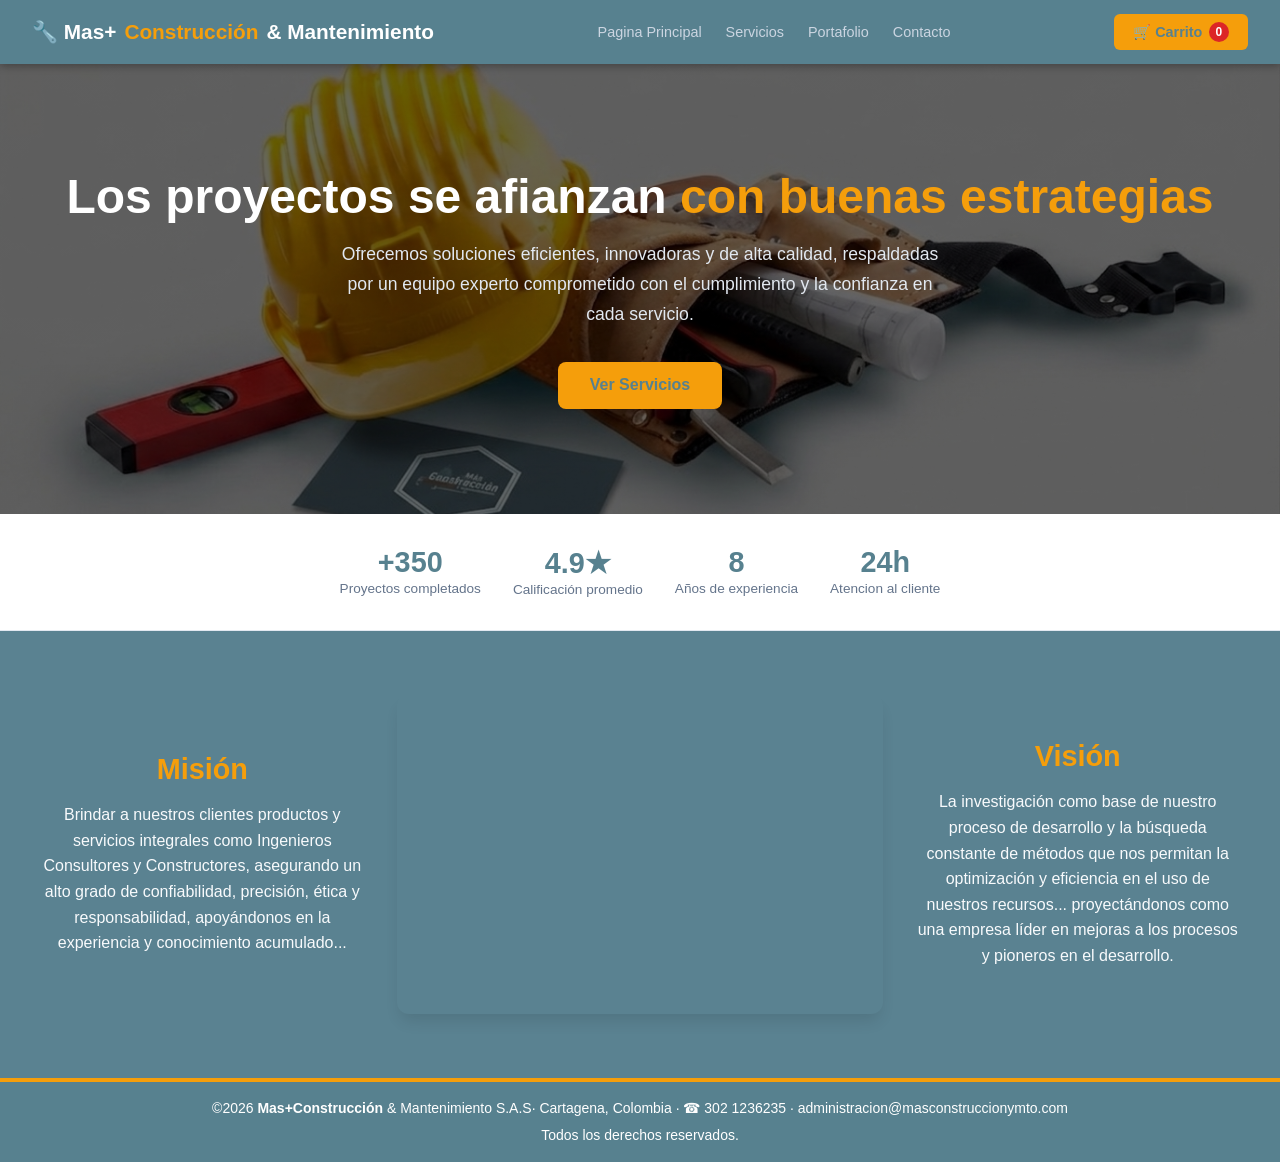
<file: index.html>
<!DOCTYPE html>
<html lang="es">
<head>
    <meta charset="UTF-8">
    <meta name="viewport" content="width=device-width, initial-scale=1.0">
    <title>MasConstruccionyMto</title>
    <link rel="icon" href="img/logo.ico"> <!--icono en la pagina-->
    <link rel="stylesheet" href="css/inicio.css">
    <link rel="stylesheet" href="css/carrito.css">

</head>
<body>
    <!--Creacion de Menu-->
    <nav>
        <div class="logo">🔧 Mas+<span>Construcción</span> & Mantenimiento</div>
        <ul>
            <li><a href="index.html">Pagina Principal</a></li>
            <li><a href="Servicios.html">Servicios</a></li>
            <li><a href="Portafolio.html">Portafolio</a></li>
            <li><a href="Contacto.html">Contacto</a></li>
        </ul>
        <button class="nav-cart" onclick="openCart()">
            🛒 Carrito <span class="cart-badge" id="cartBadge">0</span>
        </button>
    </nav>
    <!-- HERO -->
    <section class="hero">
        <h1>Los proyectos se afianzan <span>con buenas estrategias</span></h1>
        <p>Ofrecemos soluciones eficientes, innovadoras y de alta calidad, respaldadas por un equipo experto comprometido con el cumplimiento y la confianza en cada servicio.</p>
        <div class="hero-btns">
            <button class="btn-pri" onclick="window.location.href='servicios.html'">Ver Servicios</button>
        </div>
    </section>
    <!-- STATS -->
    <div class="stats">
        <div class="stat"><strong>+350</strong><span>Proyectos completados</span></div>
        <div class="stat"><strong>4.9★</strong><span>Calificación promedio</span></div>
        <div class="stat"><strong>8</strong><span>Años de experiencia</span></div>
        <div class="stat"><strong>24h</strong><span>Atencion al cliente</span></div>
    </div>
    <!-- TRES CUADROS -->
    <section class="corporate-section">
        <div class="corporate-grid"> 
            <article class="corp-card">
                <h3>Misión</h3>
                <p>Brindar a nuestros clientes productos y servicios integrales como Ingenieros Consultores y Constructores, asegurando un alto grado de confiabilidad, precisión, ética y responsabilidad, apoyándonos en la experiencia y conocimiento acumulado...</p>
            </article>
            <div class="corp-video">
                <iframe 
                width="100%" 
                height="315" 
                src="https://www.youtube.com/embed/aHwtg07y1O8" 
                title="Video Corporativo Mas+Construcción" 
                frameborder="0" 
                allow="accelerometer; autoplay; clipboard-write; encrypted-media; gyroscope; picture-in-picture" 
                allowfullscreen>
            </iframe>
        </div>
        <article class="corp-card">
            <h3>Visión</h3>
            <p>La investigación como base de nuestro proceso de desarrollo y la búsqueda constante de métodos que nos permitan la optimización y eficiencia en el uso de nuestros recursos... proyectándonos como una empresa líder en mejoras a los procesos y pioneros en el desarrollo.</p>
        </article>
    </section>
    
    <!-- CART MODAL -->
    <div id="cartSidebar" class="cart-sidebar">
        <div class="cart-header">
            <h3>Mi Solicitud 🛒</h3>
            <button class="close-cart" onclick="closeCart()">&times;</button>
        </div>
        <div id="cartItems" class="cart-items"></div>
        <div class="cart-footer">
            <div class="cart-total-line">
                <span>Total de Servicios:</span><strong id="cartTotal">0</strong>
            </div>
            <div class="divider"></div>
            <button class="btn-send" onclick="sendSolicitud()">Enviar Solicitud</button>
        </div>
    </div>

    <form id="cartForm" action="https://formspree.io/f/maqkgell" method="POST" style="display:none;">
        <input type="hidden" name="Detalle_de_Servicios" id="cartDataInput">
        <input type="hidden" name="Total_Estimado" id="totalDataInput">
    </form>

    <footer>
        <p>&copy;2026 <strong>Mas+Construcción</strong> & Mantenimiento S.A.S· Cartagena, Colombia · ☎ 302 1236235 · administracion@masconstruccionymto.com</p>
        <p> Todos los derechos reservados.</p>
    </footer>
    
    <!--Se crea un enlance para separ el JS de html para que sea mas organizado-->
    <script src="js/carrito.js"></script>
    <script src="js/servicios.js"></script>
    
</body>
</html>
</file>
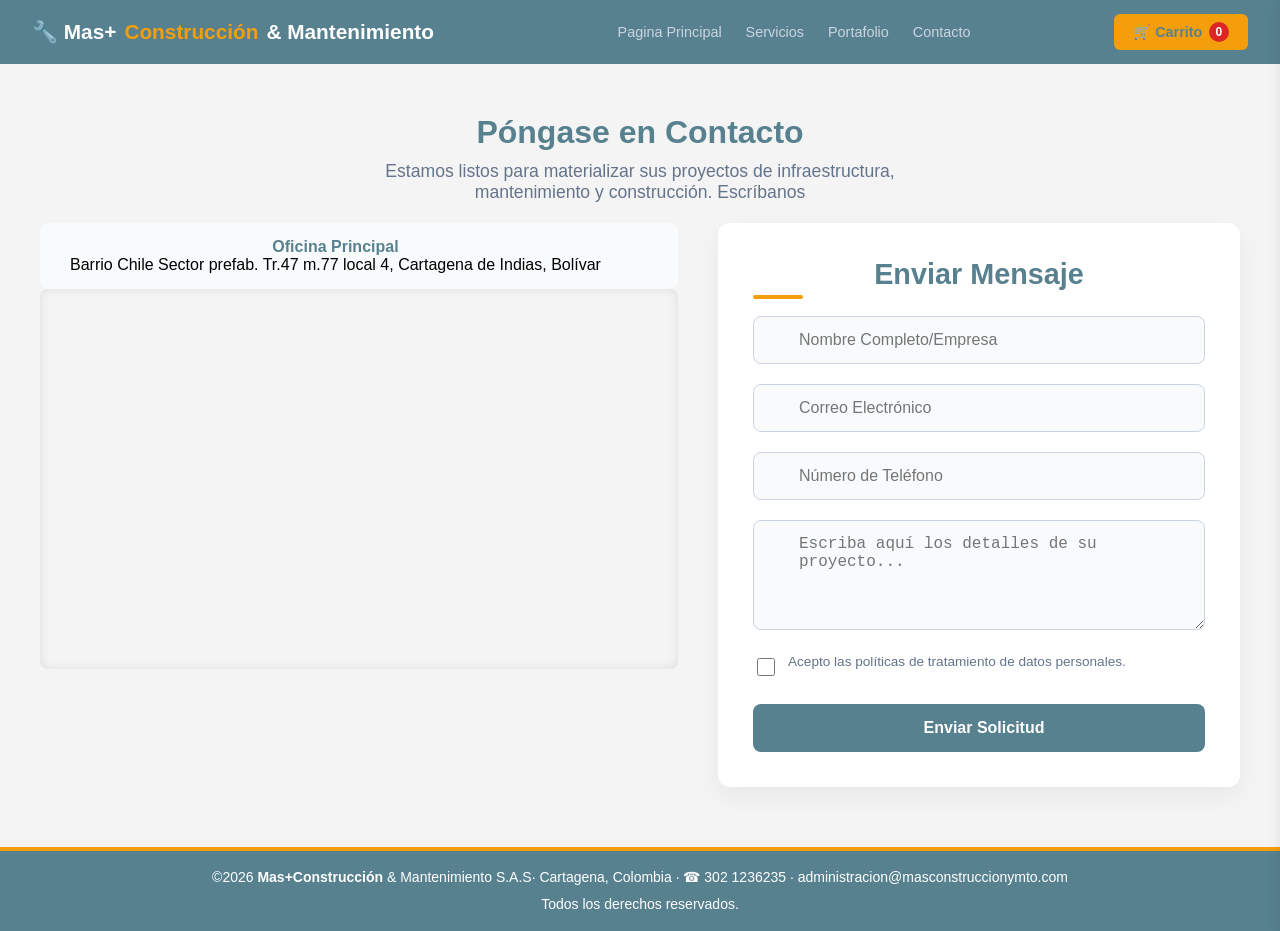
<file: Contacto.html>
<!DOCTYPE html>
<html lang="es">
<head>
    <meta charset="UTF-8">
    <meta name="viewport" content="width=device-width, initial-scale=1.0">
    <title>MasConstruccionyMto</title>
    <link rel="icon" href="img/logo.ico"> <!--icono en la pagina-->
    <link rel="stylesheet" href="css/contacto.css">
    <link rel="stylesheet" href="css/carrito.css">

</head>
<body>
    <!--Creacion de Menu-->
     <nav>
        <div class="logo">🔧 Mas+<span>Construcción</span> & Mantenimiento</div>
        <ul>
            <li><a href="index.html">Pagina Principal</a></li>
            <li><a href="Servicios.html">Servicios</a></li>
            <li><a href="Portafolio.html">Portafolio</a></li>
            <li><a href="Contacto.html">Contacto</a></li>
        </ul>
        <button class="nav-cart" onclick="openCart()">
            🛒 Carrito <span class="cart-badge" id="cartBadge">0</span>
        </button>
    </nav>

    <!-- Encabezado de la página -->
    <header class="section-header">
        <h1>Póngase en Contacto</h1>
        <p>Estamos listos para materializar sus proyectos de infraestructura, mantenimiento y construcción. Escríbanos</p>
    </header>

    <!-- Contenedor del Mapa y Formulario -->
    <main class="contact-container">

    <section class="map-card">
        <div class="location-info">
            <i class="fa-solid fa-map-pin"></i>
            <div>
                <p><strong>Oficina Principal</strong></p>
                <span>Barrio Chile Sector prefab. Tr.47 m.77 local 4, Cartagena de Indias, Bolívar</span>
            </div>
        </div>
        
        <div class="iframe-container">
            <iframe 
                loading="lazy" 
                src="https://www.google.com/maps/embed?pb=!1m18!1m12!1m3!1d3924.341341032712!2d-75.5132575!3d10.3944405!2m3!1f0!2f0!3f0!3m2!1i1024!2i768!4f13.1!3m3!1m2!1s0x8ef6252877241fe5%3A0xb68117b2d17d2da3!2sMas%2BConstrucci%C3%B3n%20%26%20Mantenimiento%20S.A.S!5e0!3m2!1ses-419!2sco!4v1780194840075!5m2!1ses-419!2sco"
                title="Sede Cartagena" 
                allowfullscreen>
            </iframe>
        </div>
    </section>

    <section class="form-card">
        <h2>Enviar Mensaje</h2>
        
        <form id="contactForm" action="https://formspree.io/f/mqejobjn" method="POST">
            <div class="input-group">
                <i class="fa-solid fa-user"></i>
                <input type="text" name="nombre" id="nombre" required placeholder="Nombre Completo/Empresa">
            </div>
            
            <div class="input-group">
                <i class="fa-solid fa-envelope"></i>
                <input type="email" name="email" id="email" required placeholder="Correo Electrónico">
            </div>
            
            <div class="input-group">
                <i class="fa-solid fa-phone"></i>
                <input type="tel" name="telefono" id="telefono" required placeholder="Número de Teléfono">
            </div>
            
            <div class="input-group">
                <i class="fa-solid fa-comment-dots"></i>
                <textarea name="mensaje" id="mensaje" required placeholder="Escriba aquí los detalles de su proyecto..."></textarea>
            </div>

            <div class="acceptance-container">
                <input type="checkbox" id="politicas" name="politicas" required>
                <label for="politicas">Acepto las políticas de tratamiento de datos personales.</label>
            </div>

            <button type="submit" class="btn-submit">
                <i class="fa-solid fa-paper-plane"></i> Enviar Solicitud
            </button>
        </form>
    </section>
    </main>


    <div id="cartSidebar" class="cart-sidebar">
        <div class="cart-header">
            <h3>Mi Solicitud 🛒</h3>
            <button class="close-cart" onclick="closeCart()">&times;</button>
        </div>
        <div id="cartItems" class="cart-items"></div>
        <div class="cart-footer">
            <div class="cart-total-line">
                <span>Total de Servicios:</span><strong id="cartTotal">0</strong>
            </div>
            <div class="divider"></div>
            <button class="btn-send" onclick="sendSolicitud()">Enviar Solicitud</button>
        </div>
    </div>


    <form id="cartForm" action="https://formspree.io/f/maqkgell" method="POST" style="display:none;">
        <input type="hidden" name="Detalle_de_Servicios" id="cartDataInput">
        <input type="hidden" name="Total_Estimado" id="totalDataInput">
    </form>

    
    <footer>
        <p>&copy;2026 <strong>Mas+Construcción</strong> & Mantenimiento S.A.S· Cartagena, Colombia · ☎ 302 1236235 · administracion@masconstruccionymto.com</p>
        <p> Todos los derechos reservados.</p>

    <!--Se crea un enlance para separ el JS de html para que sea mas organizado-->
    <script src="js/info.js"></script> 
    <script src="js/carrito.js"></script>
    
</body>
</html>
</file>
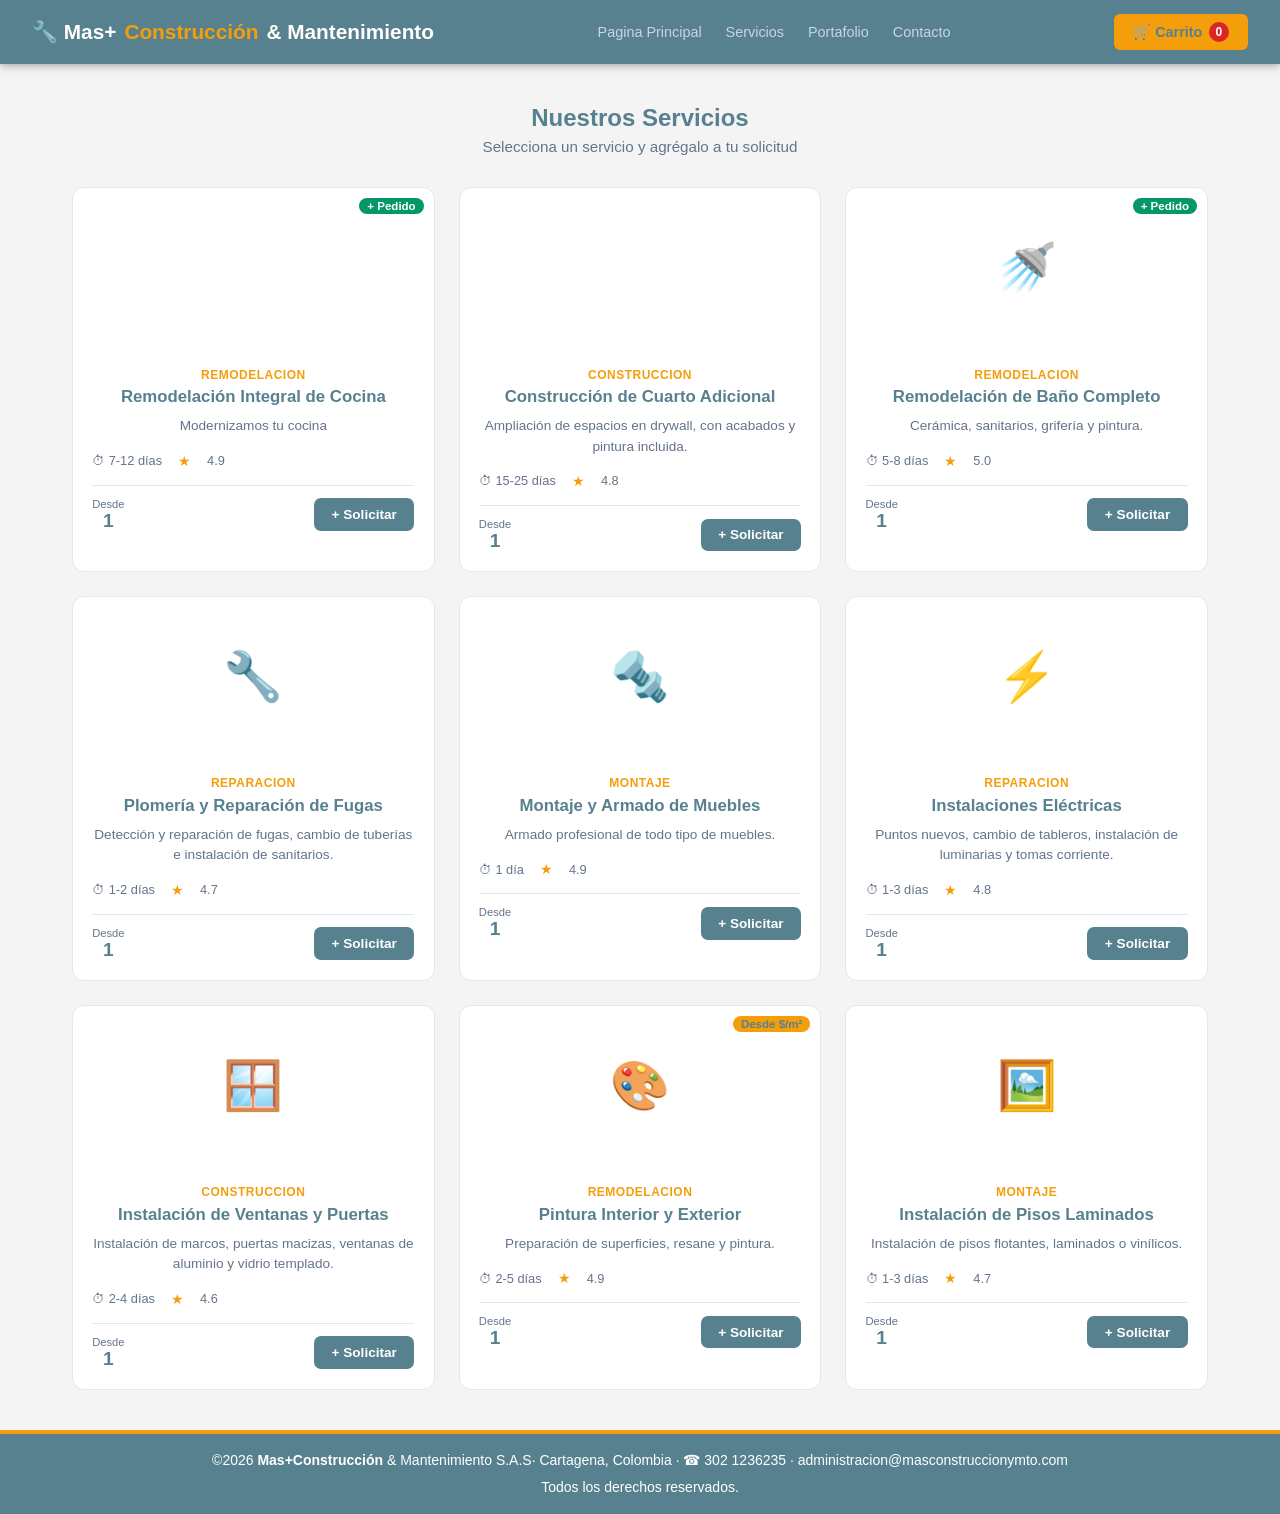
<file: Servicios.html>
<!DOCTYPE html>
<html lang="es">
<head>
    <meta charset="UTF-8">
    <meta name="viewport" content="width=device-width, initial-scale=1.0">
    <title>MasConstruccionyMto</title>
    <link rel="icon" href="img/logo.ico"> <!--icono en la pagina-->
    <link rel="stylesheet" href="css/inicio.css">
    <link rel="stylesheet" href="css/carrito.css">

</head>
<body>
    <!--Creacion de Menu-->
     <nav>
        <div class="logo">🔧 Mas+<span>Construcción</span> & Mantenimiento</div>
        <ul>
            <li><a href="index.html">Pagina Principal</a></li>
            <li><a href="Servicios.html">Servicios</a></li>
            <li><a href="Portafolio.html">Portafolio</a></li>
            <li><a href="Contacto.html">Contacto</a></li>
        </ul>
        <button class="nav-cart" onclick="openCart()">
            🛒 Carrito <span class="cart-badge" id="cartBadge">0</span>
        </button>
    </nav>
    
    <!-- CATALOG --> 
    <section class="catalog-section">
        <h2>Nuestros Servicios</h2>
        <p class="subtitle">Selecciona un servicio y agrégalo a tu solicitud</p>
        <div class="cards-grid" id="cardsGrid">
            <div class="card" data-id="1">
                <div class="card-img" >
                    <span class="card-badge popular">+ Pedido</span>
                </div>
                <div class="card-body">
                    <div class="card-cat">REMODELACION</div>
                    <div class="card-name">Remodelación Integral de Cocina</div>
                    <div class="card-desc">Modernizamos tu cocina </div>
                    <div class="card-meta">
                        <span>⏱ 7-12 días</span>
                        <span class="stars">★</span><span>4.9</span>
                    </div>
                    <div class="card-footer">
                        <div>
                            <span class="price-from">Desde</span>
                            <span class="price">1</span>
                        </div>
                        <button class="btn-add " onclick="addToCart(1)"> + Solicitar </button>
                    </div>
                </div>
            </div>
            <div class="card" data-id="2">
                <div class="card-img" > </div>
                <div class="card-body">
                    <div class="card-cat">CONSTRUCCION</div>
                    <div class="card-name">Construcción de Cuarto Adicional</div>
                    <div class="card-desc">Ampliación de espacios en drywall, con acabados y pintura incluida.</div>
                    <div class="card-meta">
                        <span>⏱ 15-25 días</span>
                        <span class="stars">★</span><span>4.8</span>
                    </div>
                    <div class="card-footer">
                        <div>
                            <span class="price-from">Desde</span>
                            <span class="price">1</span>
                        </div>
                        <button class="btn-add " onclick="addToCart(2)"> + Solicitar </button>
                    </div>
                </div>
            </div>
            <div class="card" data-id="3">
                <div class="card-img" >
                    <span style="font-size:3rem">🚿</span>
                    <span class="card-badge popular">+ Pedido</span>
                </div>
                <div class="card-body">
                    <div class="card-cat">REMODELACION</div>
                    <div class="card-name">Remodelación de Baño Completo</div>
                    <div class="card-desc">Cerámica, sanitarios, grifería y pintura.</div>
                    <div class="card-meta">
                        <span>⏱ 5-8 días</span>
                        <span class="stars">★</span><span>5.0</span>
                    </div>
                    <div class="card-footer">
                        <div>
                            <span class="price-from">Desde</span>
                            <span class="price">1</span>
                        </div>
                        <button class="btn-add " onclick="addToCart(3)"> + Solicitar </button>
                    </div>
                </div>
            </div>
            <div class="card" data-id="4">
                <div class="card-img" >
                    <span style="font-size:3rem">🔧</span>
                </div>
                <div class="card-body">
                    <div class="card-cat">REPARACION</div>
                    <div class="card-name">Plomería y Reparación de Fugas</div>
                    <div class="card-desc">Detección y reparación de fugas, cambio de tuberías e instalación de sanitarios.</div>
                    <div class="card-meta">
                        <span>⏱ 1-2 días</span>
                        <span class="stars">★</span><span>4.7</span>
                    </div>
                    <div class="card-footer">
                        <div>
                            <span class="price-from">Desde</span>
                            <span class="price">1</span>
                        </div>
                        <button class="btn-add " onclick="addToCart(4)"> + Solicitar </button>
                    </div>
                </div>
            </div>
            <div class="card" data-id="5">
                <div class="card-img">
                    <span style="font-size:3rem">🔩</span>
                </div>
                <div class="card-body">
                    <div class="card-cat">MONTAJE</div>
                    <div class="card-name">Montaje y Armado de Muebles</div>
                    <div class="card-desc">Armado profesional de todo tipo de muebles.</div>
                    <div class="card-meta">
                        <span>⏱ 1 día</span>
                        <span class="stars">★</span><span>4.9</span>
                    </div>
                    <div class="card-footer">
                        <div>
                            <span class="price-from">Desde</span>
                            <span class="price">1</span>
                        </div>
                        <button class="btn-add " onclick="addToCart(5)"> + Solicitar </button>
                    </div>
                </div>
            </div>
            <div class="card" data-id="6">
                <div class="card-img">
                    <span style="font-size:3rem">⚡</span>
                </div>
                <div class="card-body">
                    <div class="card-cat">REPARACION</div>
                    <div class="card-name">Instalaciones Eléctricas</div>
                    <div class="card-desc">Puntos nuevos, cambio de tableros, instalación de luminarias y tomas corriente.</div>
                    <div class="card-meta">
                        <span>⏱ 1-3 días</span>
                        <span class="stars">★</span><span>4.8</span>
                    </div>
                    <div class="card-footer">
                        <div>
                            <span class="price-from">Desde</span>
                            <span class="price">1</span>
                        </div>
                        <button class="btn-add " onclick="addToCart(6)"> + Solicitar </button>
                    </div>
                </div>
            </div>
            <div class="card" data-id="7">
                <div class="card-img">
                    <span style="font-size:3rem">🪟</span>
                </div>
                <div class="card-body">
                    <div class="card-cat">CONSTRUCCION</div>
                    <div class="card-name">Instalación de Ventanas y Puertas</div>
                    <div class="card-desc">Instalación de marcos, puertas macizas, ventanas de aluminio y vidrio templado.</div>
                    <div class="card-meta">
                        <span>⏱ 2-4 días</span>
                        <span class="stars">★</span><span>4.6</span>
                    </div>
                    <div class="card-footer">
                        <div>
                            <span class="price-from">Desde</span>
                            <span class="price">1</span>
                        </div>
                        <button class="btn-add " onclick="addToCart(7)"> + Solicitar </button>
                    </div>
                </div>
            </div>
            <div class="card" data-id="8">
                <div class="card-img">
                    <span style="font-size:3rem">🎨</span>
                    <span class="card-badge ">Desde $/m²</span>
                </div>
                <div class="card-body">
                    <div class="card-cat">REMODELACION</div>
                    <div class="card-name">Pintura Interior y Exterior</div>
                    <div class="card-desc">Preparación de superficies, resane y pintura.</div>
                    <div class="card-meta">
                        <span>⏱ 2-5 días</span>
                        <span class="stars">★</span><span>4.9</span>
                    </div>
                    <div class="card-footer">
                        <div>
                            <span class="price-from">Desde</span>
                            <span class="price">1</span>
                        </div>
                        <button class="btn-add " onclick="addToCart(8)"> + Solicitar </button>
                    </div>
                </div>
            </div>
            <div class="card" data-id="9">
                <div class="card-img">
                    <span style="font-size:3rem">🖼️</span>
                </div>
                <div class="card-body">
                    <div class="card-cat">MONTAJE</div>
                    <div class="card-name">Instalación de Pisos Laminados</div>
                    <div class="card-desc">Instalación de pisos flotantes, laminados o vinílicos.</div>
                    <div class="card-meta">
                        <span>⏱ 1-3 días</span>
                        <span class="stars">★</span><span>4.7</span>
                    </div>
                    <div class="card-footer">
                        <div>
                            <span class="price-from">Desde</span>
                            <span class="price">1</span>
                        </div>
                        <button class="btn-add " onclick="addToCart(9)"> + Solicitar </button>
                    </div>
                </div>
            </div>
        </div>
    </section>
    <div id="cartSidebar" class="cart-sidebar">
        <div class="cart-header">
            <h3>Mi Solicitud 🛒</h3>
            <button class="close-cart" onclick="closeCart()">&times;</button>
        </div>
        <div id="cartItems" class="cart-items"></div>
        <div class="cart-footer">
            <div class="cart-total-line">
                <span>Total de Servicios:</span><strong id="cartTotal">0</strong>
            </div>
            <div class="divider"></div>
            <button class="btn-send" onclick="sendSolicitud()">Enviar Solicitud</button>
        </div>
    </div>

    <form id="cartForm" action="https://formspree.io/f/maqkgell" method="POST" style="display:none;">
        <input type="hidden" name="Detalle_de_Servicios" id="cartDataInput">
        <input type="hidden" name="Total_Estimado" id="totalDataInput">
    </form>
    
    <footer>
        <p>&copy;2026 <strong>Mas+Construcción</strong> & Mantenimiento S.A.S· Cartagena, Colombia · ☎ 302 1236235 · administracion@masconstruccionymto.com</p>
        <p> Todos los derechos reservados.</p>

    <!--Se crea un enlance para separ el JS de html para que sea mas organizado-->
    <script src="js/carrito.js"></script>
    <script src="js/servicios.js"></script>
    
</body>
</html>
</file>
<file: css/inicio.css>
/* VARIABLES */
:root {
  --pri: #57818F;
  --acc: #f59e0b;
  --light: #f8fafc;
  --gray: #64748b;
  --border: #e2e8f0;
  --white: #ffffff;
  --green: #059669;
  --red: #dc2626;
}

/* RESET */
* {
  margin: 0;
  padding: 0;
  box-sizing: border-box;
}

body {
    margin: 0;
    padding: 0;
    font-family: Arial, Helvetica, sans-serif;
    background-color: #f4f4f4;
    text-align: center;
}

/* NAV */
nav {
  display: flex;
  align-items: center;
  justify-content: space-between;

  height: 64px;
  padding: 0 2rem;

  position: sticky;
  top: 0;
  z-index: 100;

  background: #57818F;
  box-shadow: 0 2px 8px rgba(0, 0, 0, 0.3);
}

.logo {
  display: flex;
  align-items: center;
  gap: 0.5rem;

  color: #ffffff;
  font-size: 1.3rem;
  font-weight: 700;
}

.logo span {
  color: #f59e0b;
}

nav ul {
  display: flex;
  gap: 1.5rem;
  list-style: none;
}

nav a {
  text-decoration: none;
  font-size: 0.9rem;
  color: #cbd5e1;
  transition: color 0.2s;
}

nav a:hover {
  color: #f59e0b;
}

/* BOTÓN CARRITO */
.nav-cart {
  display: flex;
  align-items: center;
  gap: 0.4rem;

  padding: 0.5rem 1.2rem;

  border: none;
  border-radius: 6px;

  font-size: 0.9rem;
  font-weight: 700;

  background: #f59e0b;
  color:#57818F;

  cursor: pointer;
  transition: opacity 0.2s;
}

.nav-cart:hover {
  opacity: 0.9;
}

.cart-badge {
  display: inline-flex;
  align-items: center;
  justify-content: center;

  width: 20px;
  height: 20px;

  border-radius: 50%;

  background: var(--red);
  color: var(--white);

  font-size: 0.75rem;
  font-weight: 700;
}

/* HERO */
.hero {
  padding: 5rem 2rem;
  text-align: center;
  color: var(--white);
  /* Configuración de fondo: Gradiente oscuro + Imagen */
  background: linear-gradient(135deg, rgba(0, 0, 0, 0.6) 0%, rgba(0, 0, 0, 0.6) 100%), 
              url('/img/Iniciomas.png');
  background-size: cover;
  background-position: center;
  background-repeat: no-repeat;
  min-height: 50vh; /* Ajusta la altura mínima según necesites */
  display: flex;
  flex-direction: column;
  justify-content: center;
  align-items: center;
}

.hero h1 {
  font-size: clamp(1.8rem, 4vw, 3rem);
  font-weight: 800;
  margin-bottom: 1rem;
}

.hero h1 span {
  color: var(--acc);
}

.hero p {
  max-width: 600px;
  margin: 0 auto 2rem;
  font-size: 1.1rem;
  line-height: 1.7;
  color: #e2e8f0;
}

.hero-btns {
  display: flex;
  justify-content: center;
  gap: 1rem;
  flex-wrap: wrap;
}

/* BOTONES */
.btn-pri {
  padding: 0.9rem 2rem;

  border: none;
  border-radius: 8px;

  font-size: 1rem;
  font-weight: 700;

  background: var(--acc);
  color: var(--pri);

  cursor: pointer;
  transition: transform 0.15s;
}

.btn-pri:hover {
  transform: translateY(-2px);
}

.btn-sec {
  padding: 0.9rem 2rem;

  border: 2px solid rgba(255, 255, 255, 0.4);
  border-radius: 8px;

  font-size: 1rem;
  font-weight: 600;

  background: transparent;
  color: var(--white);

  cursor: pointer;
  transition: border-color 0.2s;
}

.btn-sec:hover {
  border-color: var(--white);
}

/* STATS */
.stats {
  display: flex;
  justify-content: center;
  gap: 2rem;
  flex-wrap: wrap;

  padding: 2rem;

  background: var(--white);
  border-bottom: 1px solid var(--border);
}

.stat {
  text-align: center;
}

.stat strong {
  display: block;
  font-size: 1.8rem;
  font-weight: 800;
  color: var(--pri);
}

.stat span {
  font-size: 0.85rem;
  color: var(--gray);
}


/* CATALOG */
  .catalog-section { padding: 2.5rem 2rem; max-width: 1200px; margin: 0 auto; }
  .catalog-section h2 { font-size: 1.5rem; color: var(--pri); margin-bottom: 0.4rem; }
  .catalog-section .subtitle { color: var(--gray); margin-bottom: 2rem; font-size: 0.95rem; }
  .cards-grid { display: grid; grid-template-columns: repeat(auto-fill, minmax(280px, 1fr)); gap: 1.5rem; }

/* SERVICE CARD */
  .card { background: white; border-radius: 12px; border: 1px solid var(--border); overflow: hidden; transition: box-shadow .2s, transform .2s; }
  .card:hover { box-shadow: 0 8px 24px rgba(0,0,0,.1); transform: translateY(-3px); }
  .card-img { height: 160px; display: flex; align-items: center; justify-content: center; font-size: 3.5rem; position: relative; }
  .card-badge { position: absolute; top: 10px; right: 10px; background: var(--acc); color: var(--pri); font-size: 0.72rem; font-weight: 700; padding: 2px 8px; border-radius: 12px; }
  .card-badge.popular { background: var(--green); color: white; }
  .card-body { padding: 1.2rem; }
  .card-cat { font-size: 0.75rem; color: var(--acc); font-weight: 700; text-transform: uppercase; letter-spacing: .5px; margin-bottom: 0.3rem; }
  .card-name { font-size: 1.05rem; font-weight: 700; color: var(--pri); margin-bottom: 0.5rem; line-height: 1.3; }
  .card-desc { font-size: 0.85rem; color: var(--gray); line-height: 1.5; margin-bottom: 1rem; }
  .card-meta { display: flex; gap: 1rem; margin-bottom: 1rem; font-size: 0.8rem; color: var(--gray); }
  .card-meta span { display: flex; align-items: center; gap: 0.25rem; }
  .card-footer { display: flex; align-items: center; justify-content: space-between; padding-top: 0.75rem; border-top: 1px solid var(--border); }
  .price-from { font-size: 0.7rem; color: var(--gray); display: block; }
  .price { font-size: 1.2rem; font-weight: 800; color: var(--pri); }
  .btn-add { background: var(--pri); color: white; border: none; padding: 0.55rem 1.1rem; border-radius: 7px; cursor: pointer; font-size: 0.85rem; font-weight: 600; transition: background .2s; }
  .btn-add:hover { background: #2d5986; }
  .btn-add.added { background: var(--green); }

/* STARS */
  .stars { color: var(--acc); font-size: 0.85rem; }

.corporate-grid {
    display: grid;
    /* Ajustamos las columnas para dar más espacio al video */
    grid-template-columns: 1fr 1.5fr 1fr; 
    gap: 2rem;
    max-width: 1200px;
    margin: 0 auto;
    align-items: center;
}

.corp-card h3 {
    color: #f59e0b;
    margin-bottom: 1rem;
    font-size: 1.8rem;
}

.corp-card p {
    line-height: 1.6;
    color: #f8fafc;
}

/* Estilo para el contenedor del video */
.corp-video {
    width: 100%;
    border-radius: 12px;
    overflow: hidden;
    box-shadow: 0 10px 15px -3px rgba(0,0,0,0.1);
}
/* FOOTER - Pie de página */
footer {
    background-color: #57818F;
    color: white;
    padding: 10px;
    font-size: 14px;
    text-align: center;
}
.corporate-section {
    padding: 4rem 2rem;
    background-color: #5a8291;
}
footer {
  text-align: center;

  padding: 25px 20px;

  font-size: 0.9rem;
  line-height: 1.6;

  background-color: #57818F;
  color: var(--light);

  border-top: 4px solid var(--acc);
}
footer {
    background-color: #57818F;
    color: white;
    padding: 10px;
    font-size: 14px;
    text-align: center;
}

footer p {
  margin: 5px 0;
}

/* RESPONSIVE EXTRA */
.section-header h1 {
  font-size: 2rem;
}
</file>
<file: css/carrito.css>
/* ROOT */
:root {
  --pri: #57818F;
  --acc: #f59e0b;
  --light: #f8fafc;
  --gray: #64748b;
  --border: #e2e8f0;
  --white: #ffffff;
  --green: #059669;
  --red: #dc2626;
}
/* CARRITO DE COMPRAS - PANEL LATERAL */
/* Contenedor principal del panel */
.cart-sidebar {
    position: fixed;
    top: 0;
    right: -400px;
    width: 350px;
    max-width: 100vw;
    height: 100%;
    padding: 20px;
    background: var(--white);
    box-shadow: -5px 0 15px rgba(0, 0, 0, 0.2);
    z-index: 9999;
    display: flex;
    flex-direction: column;
    transition: right 0.3s ease;
}

.cart-sidebar.open {
    right: 0;
}

/* Encabezado */
.cart-header {
    display: flex;
    justify-content: space-between;
    align-items: center;
    margin-bottom: 1rem;
}

.cart-header h2 {
    color: var(--pri);
    font-size: 1.2rem;
    margin: 0;
}

.close-cart {
    background: none;
    border: none;
    font-size: 1.5rem;
    cursor: pointer;
    color: var(--gray);
}

/* Contenedor de Items */
.cart-items {
    flex-grow: 1;
    overflow-y: auto;
    margin: 20px 0;
}

.cart-item {
    display: flex;
    gap: 1rem;
    padding: 1rem 0;
    border-bottom: 1px solid var(--border);
}

.cart-item-emoji { font-size: 2rem; }

.cart-item-info { flex: 1; }

.cart-item-info h4 {
    font-size: 0.9rem;
    font-weight: 700;
    color: var(--pri);
    margin: 0;
}

.cart-item-info p {
    font-size: 0.8rem;
    color: var(--gray);
    margin: 4px 0;
}

.cart-item-price {
    font-weight: 700;
    color: var(--pri);
    white-space: nowrap;
}

.remove-btn {
    background: none;
    border: none;
    color: var(--red);
    cursor: pointer;
    font-size: 1.1rem;
}

/* Pie del carrito y acciones */
.cart-footer {
    padding-top: 1rem;
    border-top: 2px solid var(--border);
}

.cart-total {
    display: flex;
    justify-content: space-between;
    font-size: 1.1rem;
    font-weight: 700;
    margin-bottom: 1rem;
    color: var(--pri);
}

.btn-send {
    width: 100%;
    padding: 15px;
    background: var(--green);
    color: white;
    border: none;
    border-radius: 8px;
    font-weight: 700;
    cursor: pointer;
    transition: background 0.3s;
}

.btn-send:hover {
    filter: brightness(1.1);
}

/* Estado vacío */
.cart-empty {
    flex: 1;
    display: flex;
    flex-direction: column;
    align-items: center;
    justify-content: center;
    color: var(--gray);
    font-size: 0.95rem;
    gap: 0.5rem;
}
.cart-footer {
    padding: 1rem 0;
    margin-top: auto; /* Empuja el footer siempre al fondo del panel */
}

.cart-total-line {
    display: flex;
    justify-content: space-between;
    font-size: 1.1rem;
    font-weight: 700;
    color: var(--pri);
    margin-bottom: 10px; /* Espacio entre el total y la línea */
}

.divider {
    height: 2px;
    background-color: #e5e7eb; 
    margin-bottom: 15px; /* Espacio entre la línea y el botón */
}

.btn-send {
    width: 100%;
    padding: 15px;
    background: #059669;
    color: white;
    border: none;
    border-radius: 8px;
    cursor: pointer;
    font-weight: bold;
}
</file>
<file: css/contacto.css>
/* VARIABLES */
:root {
  --pri: #57818F;
  --acc: #f59e0b;
  --light: #f8fafc;
  --gray: #64748b;
  --border: #e2e8f0;
  --white: #ffffff;
  --green: #059669;
  --red: #dc2626;
}
/* BASE */
body {
    margin: 0;
    padding: 0;
    font-family: Arial, Helvetica, sans-serif;
    background-color: #f4f4f4;
    text-align: center;
}

/* NAV */
nav {
  display: flex;
  align-items: center;
  justify-content: space-between;

  height: 64px;
  padding: 0 2rem;

  position: sticky;
  top: 0;
  z-index: 100;

  background: #57818F;
  box-shadow: 0 2px 8px #64748b(0, 0, 0, 0.3);
}
.logo {
  display: flex;
  align-items: center;
  gap: 0.5rem;

  color: #ffffff;
  font-size: 1.3rem;
  font-weight: 700;
}

.logo span {
  color: #f59e0b;
}
nav ul {
  display: flex;
  gap: 1.5rem;
  list-style: none;
}

nav a {
  text-decoration: none;
  font-size: 0.9rem;
  color: #cbd5e1;
  transition: color 0.2s;
}

nav a:hover {
  color: #f59e0b;
}

/* BOTÓN CARRITO */
.nav-cart {
  display: flex;
  align-items: center;
  gap: 0.4rem;

  padding: 0.5rem 1.2rem;

  border: none;
  border-radius: 6px;

  font-size: 0.9rem;
  font-weight: 700;

  background: #f59e0b;
  color:#57818F;

  cursor: pointer;
  transition: opacity 0.2s;
}

.nav-cart:hover {
  opacity: 0.9;
}

.cart-badge {
  display: inline-flex;
  align-items: center;
  justify-content: center;

  width: 20px;
  height: 20px;

  border-radius: 50%;

  background: var(--red);
  color: var(--white);

  font-size: 0.75rem;
  font-weight: 700;
}

/* HEADER */
.section-header {
  text-align: center;
  padding: 50px 20px 20px;
}

.section-header h1 {
  margin: 0 0 10px;

  font-size: 2.5rem;
  font-weight: 800;
  color: #57818F;
}

.section-header p {
  max-width: 600px;
  margin: 0 auto;

  font-size: 1.1rem;
  color: var(--gray);
}

/* LAYOUT CONTACT */
.contact-container {
  display: grid;
  grid-template-columns: 1.1fr 0.9fr;
  align-items: stretch;
  gap: 40px;

  max-width: 1200px;
  margin: 0 auto 60px;
  padding: 0 20px;
}

/* MAPA */
.iframe-container {
  position: relative;
  overflow: hidden;

  width: 100%;
  height: 380px;

  border-radius: 8px;
  box-shadow: inset 0 0 10px rgba(0, 0, 0, 0.1);
}

.iframe-container iframe {
  width: 100%;
  height: 100%;
  border: 0;
}

/* UBICACIÓN */
.location-info {
  display: flex;
  align-items: center;
  gap: 15px;

  padding: 15px;

  background-color: var(--light);
  border-radius: 8px;
}

.location-info i {
  font-size: 1.8rem;
  color: var(--acc);
}

.location-info p {
  margin: 0;

  font-weight: 600;
  color: #57818F;
}

/* --- Contenedor del Formulario --- */
.form-card {
  display: flex;
  flex-direction: column;
  justify-content: space-between;
  padding: 35px;
  background-color: var(--white);
  border-radius: 12px;
  box-shadow: 0 10px 25px rgba(0, 0, 0, 0.05);
}

.form-card h2 {
  position: relative;
  margin: 0 0 25px;
  font-size: 1.8rem;
  color: #57818F;
}

.form-card h2::after {
  content: '';
  position: absolute;
  left: 0;
  bottom: -8px;
  width: 50px;
  height: 4px;
  background-color: var(--acc);
  border-radius: 2px;
}

/* --- Grupos de entrada (Input Groups) --- */
.input-group {
  position: relative;
  margin-bottom: 20px;
}

.input-group i {
  position: absolute;
  left: 15px;
  top: 50%;
  transform: translateY(-50%);
  color: var(--gray);
}

.input-group input,
.input-group textarea {
  width: 100%;
  padding: 14px 15px 14px 45px;
  font-size: 1rem;
  border: 1.5px solid #cbd5e1;
  border-radius: 8px;
  background-color: var(--light);
  transition: all 0.3s ease;
  box-sizing: border-box;
}

.input-group textarea {
  height: 110px;
  resize: vertical;
}

.input-group input:focus,
.input-group textarea:focus {
  border-color: #57818F;
  outline: none;
}

/* --- Checkbox y Aceptación --- */
.acceptance-container {
  display: flex;
  align-items: flex-start;
  gap: 10px;
  margin-bottom: 25px;
}

.acceptance-container input[type="checkbox"] {
  margin-top: 4px;
  width: 18px;
  height: 18px;
  cursor: pointer;
}

.acceptance-container label {
  font-size: 0.85rem;
  color: var(--gray);
  cursor: pointer;
  user-select: none;
}

/* --- Botón de Envío --- */
.btn-submit {
  display: flex;
  align-items: center;
  justify-content: center;
  gap: 10px;
  width: 100%;
  padding: 15px;
  border: none;
  border-radius: 8px;
  font-size: 1rem;
  font-weight: bold;
  background-color: #57818F;
  color: var(--white);
  cursor: pointer;
  transition: all 0.3s ease;
}

.btn-submit:hover {
  background-color: var(--acc);
  transform: translateY(-2px);
  box-shadow: 0 5px 15px rgba(245, 158, 11, 0.3);
}

/* --- Modal Éxito --- */
.success-overlay {
  display: none;
  position: fixed;
  inset: 0;
  background: rgba(213, 226, 255, 0.8);
  z-index: 1000;
  justify-content: center;
  align-items: center;
  padding: 20px;
}

.success-card {
  max-width: 400px;
  padding: 40px;
  text-align: center;
  background: var(--white);
  border-radius: 12px;
  border-top: 6px solid var(--acc);
  box-shadow: 0 20px 50px rgba(0, 0, 0, 0.3);
}

.success-card i {
  font-size: 4rem;
  margin-bottom: 20px;
  color: var(--green);
}

.success-card h3 {
  margin: 0 0 10px;
  font-size: 1.5rem;
  color: #57818F;
}

.success-card button {
  margin-top: 20px;
  padding: 10px 25px;
  border: none;
  border-radius: 6px;
  font-weight: bold;
  background-color: #57818F;
  color: var(--white);
  cursor: pointer;
  transition: 0.3s;
}

.success-card button:hover {
  background-color: var(--acc);
}

/* FOOTER - Pie de página */
footer {
  text-align: center;

  padding: 25px 20px;

  font-size: 0.9rem;
  line-height: 1.6;

  background-color: #57818F;
  color: var(--light);

  border-top: 4px solid var(--acc);
}

footer p {
  margin: 5px 0;
}

footer {
    background-color: #57818F;
    color: white;
    padding: 10px;
    font-size: 14px;
    text-align: center;
}


/* RESPONSIVE EXTRA */
.section-header h1 {
  font-size: 2rem;
}
</file>
